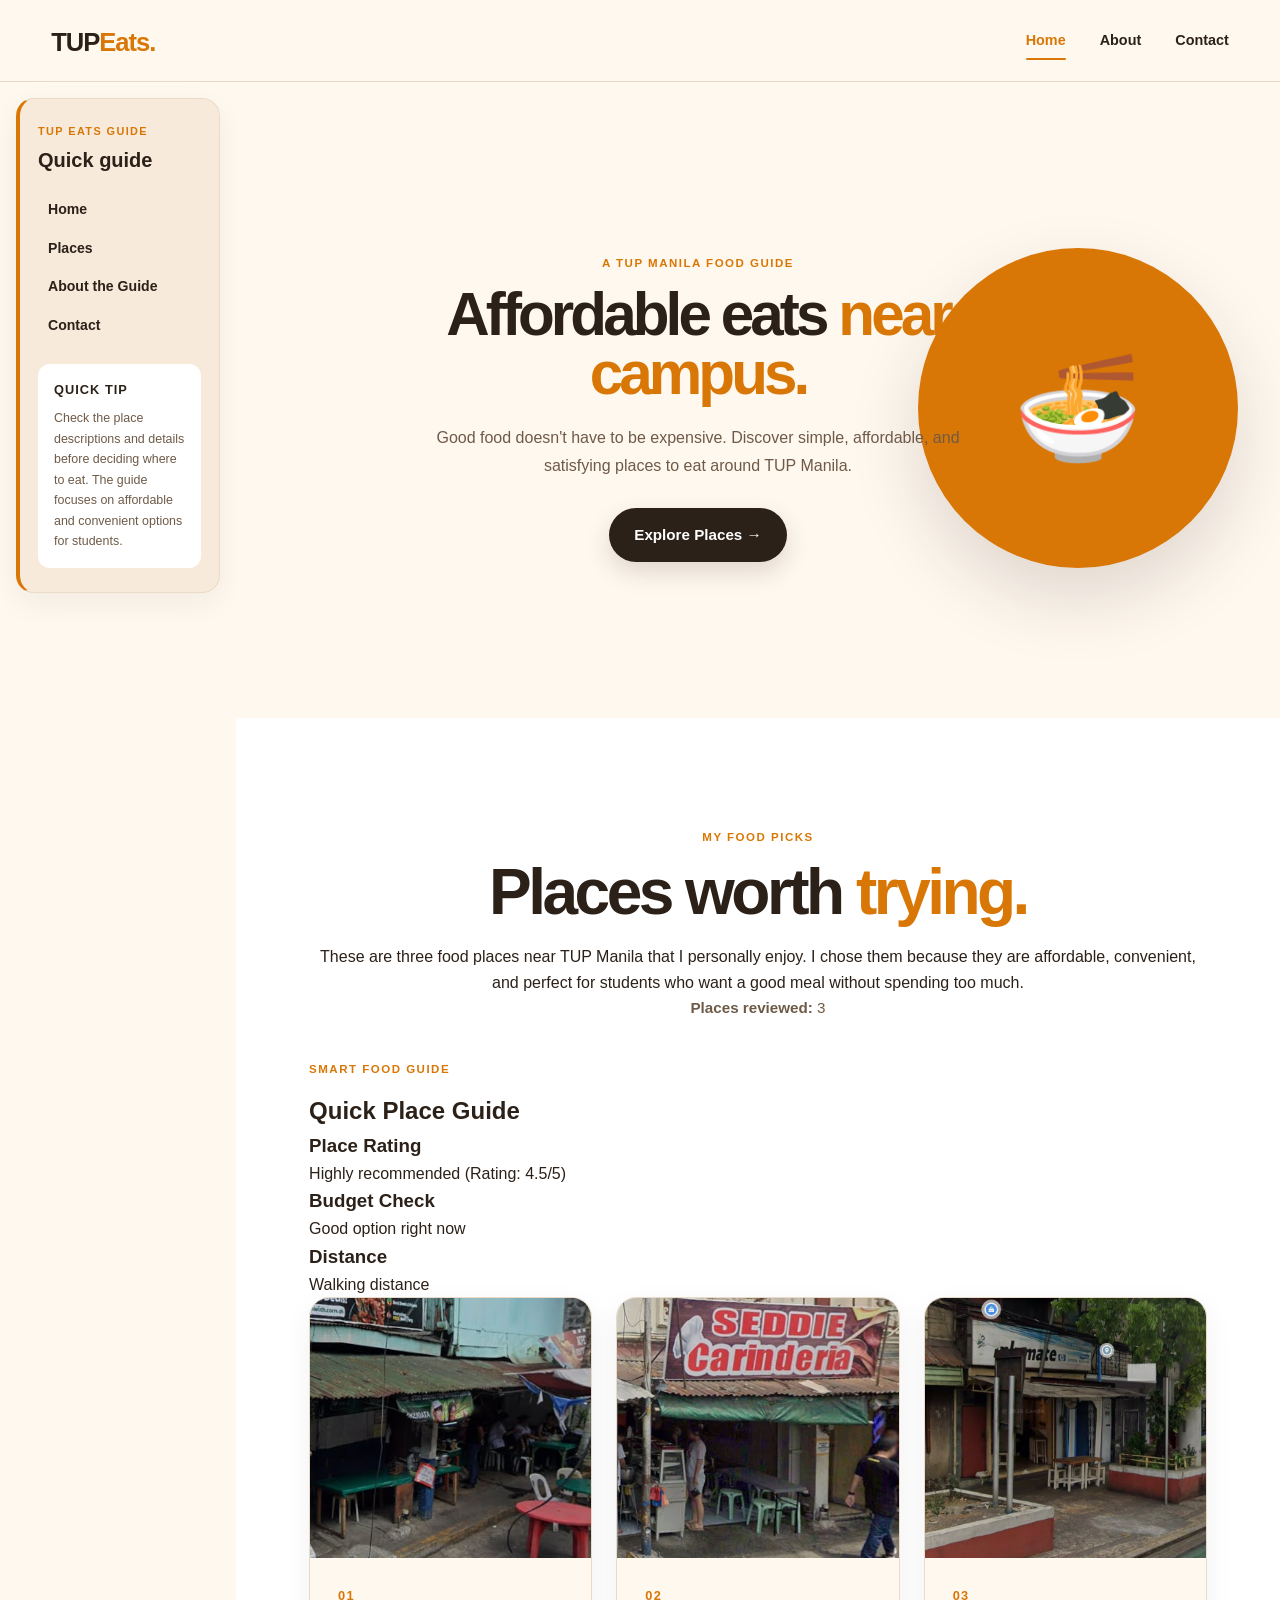
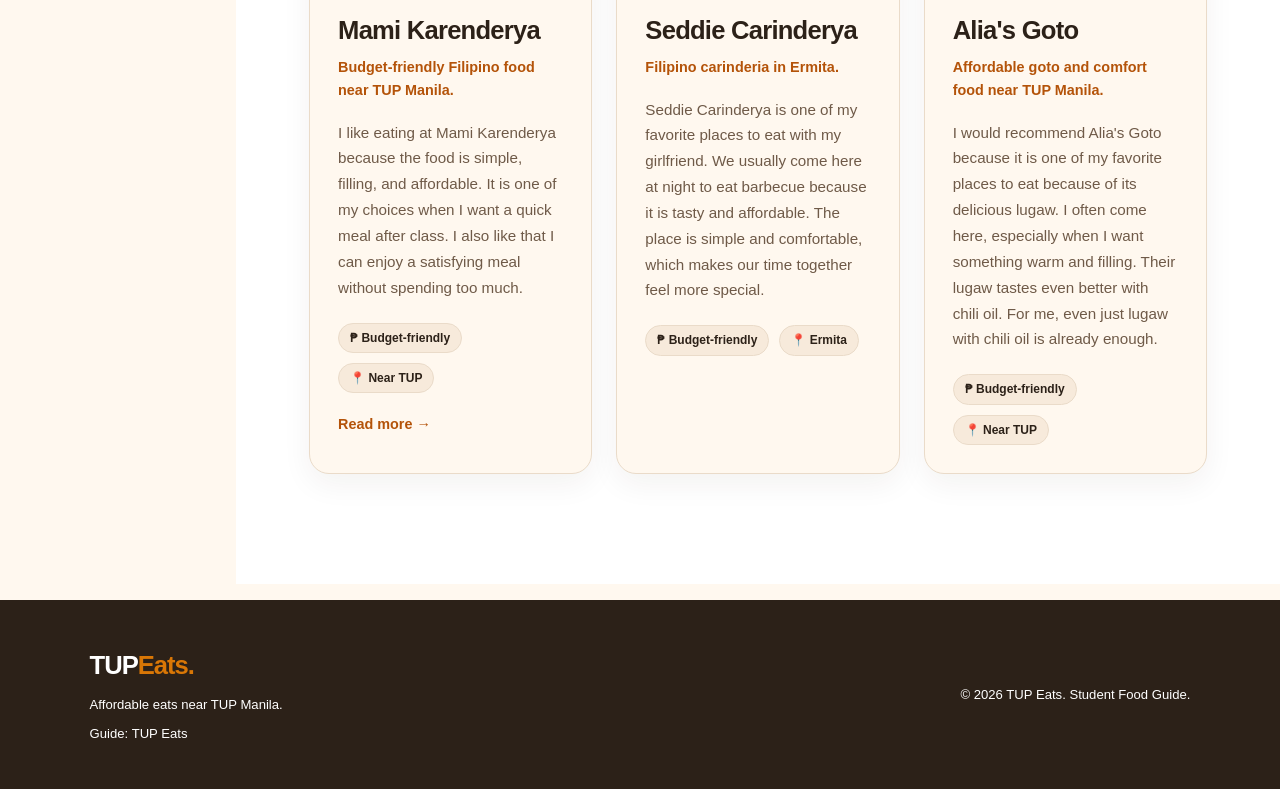
<file: index.html>
<!DOCTYPE html>
<html lang="en">
<head>
    <meta charset="UTF-8">
    <meta name="viewport" content="width=device-width, initial-scale=1.0">
    <title>TUP Eats | Affordable Eats Near TUP Manila</title>
    <link rel="stylesheet" href="style.css">
</head>
<body>
<div class="page">

    <!-- HEADER & NAVIGATION -->
    <header class="navbar">
        <h1 class="site-title">
            <a href="index.html" class="logo">TUP<span>Eats.</span></a>
        </h1>
        <nav aria-label="Main navigation">
            <ul class="nav-links">
                <li><a href="index.html" class="active" aria-current="page">Home</a></li>
                <li><a href="about.html">About</a></li>
                <li><a href="contact.html">Contact</a></li>
            </ul>
        </nav>
    </header>

    <!-- SIDEBAR -->
    <aside class="sidebar">
        <p class="sidebar-label">TUP EATS GUIDE</p>
        <h2>Quick guide</h2>
        <nav class="sidebar-nav" aria-label="Guide navigation">
            <ul>
                <li><a href="#home">Home</a></li>
                <li><a href="#places">Places</a></li>
                <li><a href="about.html">About the Guide</a></li>
                <li><a href="contact.html">Contact</a></li>
            </ul>
        </nav>
        <div class="sidebar-tip">
            <strong>Quick Tip</strong>
            <p>
                Check the place descriptions and details before deciding
                where to eat. The guide focuses on affordable and
                convenient options for students.
            </p>
        </div>
    </aside>

    <!-- MAIN CONTENT -->
    <main>
        <!-- HERO SECTION -->
        <section class="hero" id="home">
            <div class="hero-content">
                <p class="eyebrow">A TUP MANILA FOOD GUIDE</p>
                <h2>Affordable eats <span>near campus.</span></h2>
                <p class="hero-description">
                    Good food doesn't have to be expensive. Discover
                    simple, affordable, and satisfying places to eat
                    around TUP Manila.
                </p>
                <a href="#places" class="hero-button">Explore Places →</a>
            </div>
            <div class="hero-decoration">
                <div class="food-circle"><span>🍜</span></div>
            </div>
        </section>

        <!-- PLACES SECTION -->
        <section class="places-section" id="places">
            <div class="section-heading">
                <p class="eyebrow">MY FOOD PICKS</p>
                <h2>Places worth <span>trying.</span></h2>
                <p>
                    These are three food places near TUP Manila that I
                    personally enjoy. I chose them because they are
                    affordable, convenient, and perfect for students
                    who want a good meal without spending too much.
                </p>
                <p>
                    <strong>Places reviewed:</strong>
                    <span id="placeCount">0</span>
                </p>
            </div>

            <!-- ACTIVITY 8.3: JAVASCRIPT DECISIONS -->
            <section class="decision-section" aria-labelledby="decision-title">
                <p class="eyebrow">SMART FOOD GUIDE</p>
                <h2 id="decision-title">Quick Place Guide</h2>

                <div class="decision-item">
                    <h3>Place Rating</h3>
                    <p id="ratingLabel">Checking rating...</p>
                </div>

                <div class="decision-item">
                    <h3>Budget Check</h3>
                    <p id="budgetMessage">Checking budget and availability...</p>
                </div>

                <div class="decision-item">
                    <h3>Distance</h3>
                    <p id="distanceMessage">Checking distance...</p>
                </div>
            </section>

            <!-- PLACE CARDS -->
            <div class="place-grid">

                <!-- MAMI KARENDERYA -->
                <article class="food-card place-card">
                    <div class="food-image mami-image">
                        <img src="images/mami.jpg"
                             alt="Food and dining area at Mami Karenderya near TUP Manila">
                    </div>
                    <div class="food-info">
                        <p class="food-number">01</p>
                        <h3>Mami Karenderya</h3>
                        <p class="food-location">
                            Budget-friendly Filipino food near TUP Manila.
                        </p>
                        <p class="food-description">
                            I like eating at Mami Karenderya because the
                            food is simple, filling, and affordable. It is
                            one of my choices when I want a quick meal
                            after class. I also like that I can enjoy a
                            satisfying meal without spending too much.
                        </p>
                        <div class="food-meta">
                            <span>₱ Budget-friendly</span>
                            <span>📍 Near TUP</span>
                        </div>
                        <a href="places/mami-karenderya.html" class="read-more">
                            Read more →
                        </a>
                    </div>
                </article>

                <!-- SEDDIE CARINDERYA -->
                <article class="food-card place-card">
                    <div class="food-image seddie-image">
                        <img src="images/seddie.jpg"
                             alt="Seddie Carinderya food place near TUP Manila">
                    </div>
                    <div class="food-info">
                        <p class="food-number">02</p>
                        <h3>Seddie Carinderya</h3>
                        <p class="food-location">
                            Filipino carinderia in Ermita.
                        </p>
                        <p class="food-description">
                            Seddie Carinderya is one of my favorite places
                            to eat with my girlfriend. We usually come
                            here at night to eat barbecue because it is
                            tasty and affordable. The place is simple and
                            comfortable, which makes our time together
                            feel more special.
                        </p>
                        <div class="food-meta">
                            <span>₱ Budget-friendly</span>
                            <span>📍 Ermita</span>
                        </div>
                    </div>
                </article>

                <!-- ALIA'S GOTO -->
                <article class="food-card place-card">
                    <div class="food-image goto-image">
                        <img src="images/alia's-goto.jpg"
                             alt="Bowl of goto at Alia's Goto near TUP Manila">
                    </div>
                    <div class="food-info">
                        <p class="food-number">03</p>
                        <h3>Alia's Goto</h3>
                        <p class="food-location">
                            Affordable goto and comfort food near TUP Manila.
                        </p>
                        <p class="food-description">
                            I would recommend Alia's Goto because it is
                            one of my favorite places to eat because of
                            its delicious lugaw. I often come here,
                            especially when I want something warm and
                            filling. Their lugaw tastes even better with
                            chili oil. For me, even just lugaw with chili
                            oil is already enough.
                        </p>
                        <div class="food-meta">
                            <span>₱ Budget-friendly</span>
                            <span>📍 Near TUP</span>
                        </div>
                    </div>
                </article>

            </div>
        </section>
    </main>

    <!-- FOOTER -->
    <footer>
        <div class="footer-content">
            <div>
                <a href="index.html" class="logo">TUP<span>Eats.</span></a>
                <p>Affordable eats near TUP Manila.</p>
                <p>Guide: <span id="guideName">TUP Eats</span></p>
            </div>
            <p class="copyright" id="copyright">
                © 2026 TUP Eats. Student Food Guide.
            </p>
        </div>
    </footer>

</div>

<!-- EXTERNAL JAVASCRIPT -->
<script src="script.js"></script>
</body>
</html>
</file>
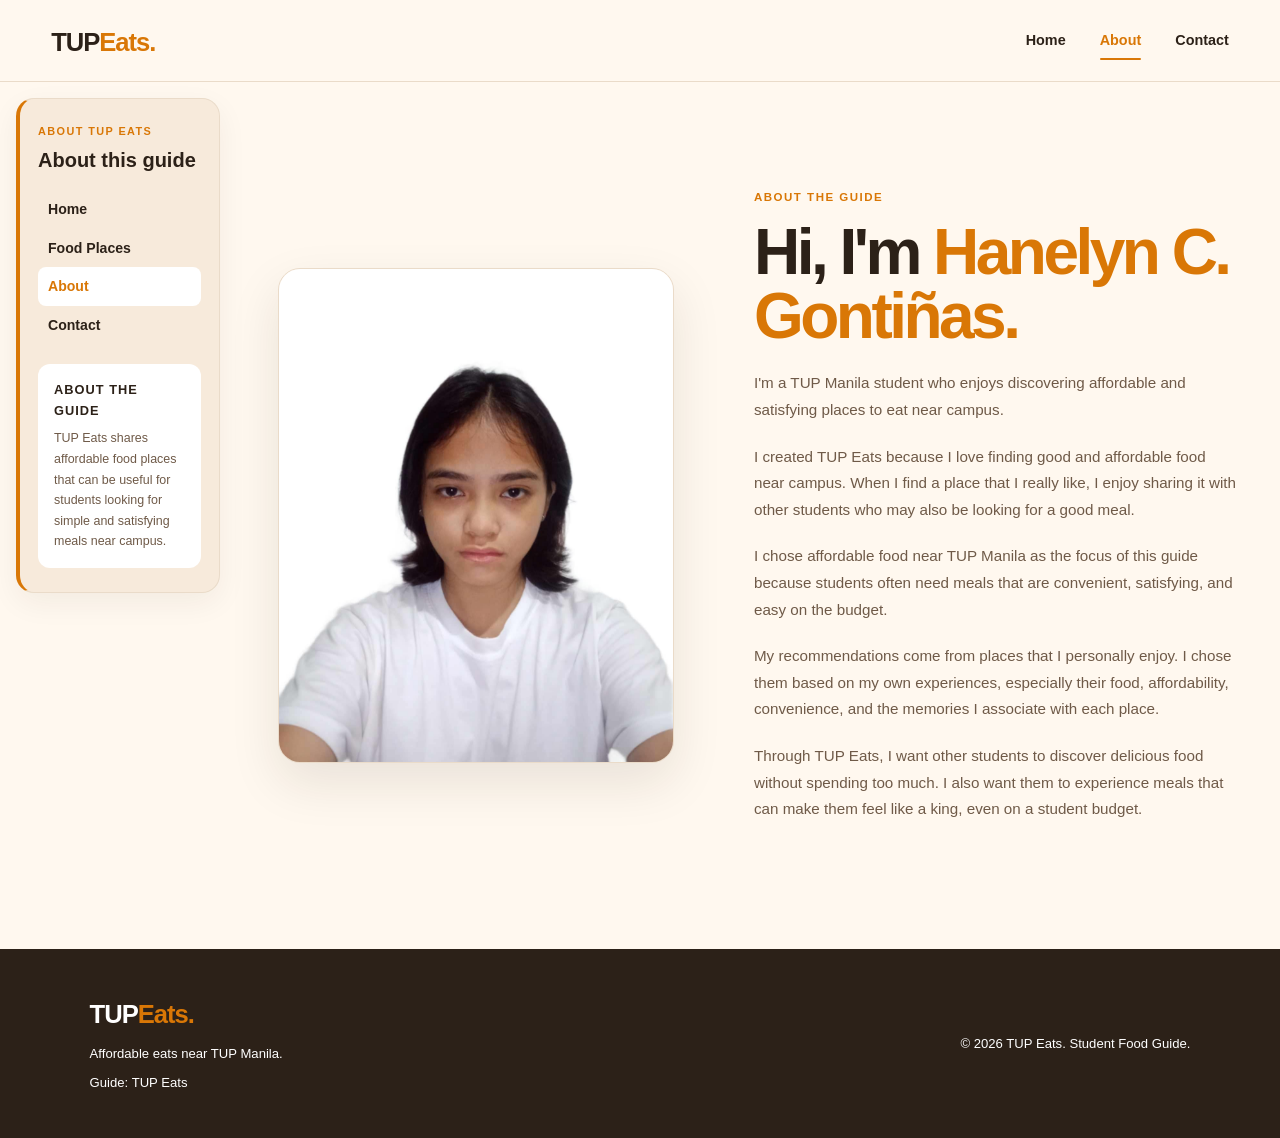
<file: about.html>
<!DOCTYPE html>
<html lang="en">

<head>

    <meta charset="UTF-8">

    <meta
        name="viewport"
        content="width=device-width, initial-scale=1.0"
    >

    <title>
        About | TUP Eats
    </title>

    <link
        rel="stylesheet"
        href="style.css"
    >

</head>


<body>


<div class="page">


    <!-- =================================================
    HEADER & NAVIGATION
    ================================================= -->

    <header class="navbar">

        <h1 class="site-title">

            <a
                href="index.html"
                class="logo"
            >
                TUP<span>Eats.</span>
            </a>

        </h1>


        <nav aria-label="Main navigation">

            <ul class="nav-links">

                <li>
                    <a href="index.html">
                        Home
                    </a>
                </li>

                <li>
                    <a
                        href="about.html"
                        class="active"
                        aria-current="page"
                    >
                        About
                    </a>
                </li>

                <li>
                    <a href="contact.html">
                        Contact
                    </a>
                </li>

            </ul>

        </nav>

    </header>


    <!-- =================================================
    SIDEBAR
    ================================================= -->

    <aside class="sidebar">

        <p class="sidebar-label">
            ABOUT TUP EATS
        </p>

        <h2>
            About this guide
        </h2>


        <nav
            class="sidebar-nav"
            aria-label="About navigation"
        >

            <ul>

                <li>
                    <a href="index.html">
                        Home
                    </a>
                </li>

                <li>
                    <a href="index.html#places">
                        Food Places
                    </a>
                </li>

                <li>
                    <a
                        href="about.html"
                        class="sidebar-active"
                    >
                        About
                    </a>
                </li>

                <li>
                    <a href="contact.html">
                        Contact
                    </a>
                </li>

            </ul>

        </nav>


        <div class="sidebar-tip">

            <strong>
                About the Guide
            </strong>

            <p>
                TUP Eats shares affordable food places
                that can be useful for students looking
                for simple and satisfying meals near campus.
            </p>

        </div>

    </aside>


    <!-- =================================================
    MAIN CONTENT
    ================================================= -->

    <main>

        <section class="about-section about-page">


            <!-- ABOUT IMAGE -->

            <div class="about-image">

                <img
                    src="images/myphoto.jpg"
                    alt="Photo of Hanelyn C. Gontiñas"
                >

            </div>


            <!-- ABOUT CONTENT -->

            <div class="about-content">

                <p class="eyebrow">
                    ABOUT THE GUIDE
                </p>

                <h2>
                    Hi, I'm
                    <span>Hanelyn C. Gontiñas.</span>
                </h2>

                <p>
                    I'm a TUP Manila student who enjoys
                    discovering affordable and satisfying
                    places to eat near campus.
                </p>

                <p>
                    I created TUP Eats because I love finding
                    good and affordable food near campus.
                    When I find a place that I really like,
                    I enjoy sharing it with other students
                    who may also be looking for a good meal.
                </p>

                <p>
                    I chose affordable food near TUP Manila
                    as the focus of this guide because students
                    often need meals that are convenient,
                    satisfying, and easy on the budget.
                </p>

                <p>
                    My recommendations come from places that
                    I personally enjoy. I chose them based on
                    my own experiences, especially their food,
                    affordability, convenience, and the memories
                    I associate with each place.
                </p>

                <p>
                    Through TUP Eats, I want other students
                    to discover delicious food without spending
                    too much. I also want them to experience
                    meals that can make them feel like a king,
                    even on a student budget.
                </p>

            </div>

        </section>

    </main>


    <!-- =================================================
    FOOTER
    ================================================= -->

    <footer>

        <div class="footer-content">

            <div>

                <a
                    href="index.html"
                    class="logo"
                >
                    TUP<span>Eats.</span>
                </a>

                <p>
                    Affordable eats near TUP Manila.
                </p>

                <p>
                    Guide:
                    <span id="guideName">
                        TUP Eats
                    </span>
                </p>

            </div>


            <p
                class="copyright"
                id="copyright"
            >
                © 2026 TUP Eats. Student Food Guide.
            </p>

        </div>

    </footer>


</div>


<!-- =================================================
EXTERNAL JAVASCRIPT
================================================= -->

<script src="script.js"></script>

</body>

</html>
</file>
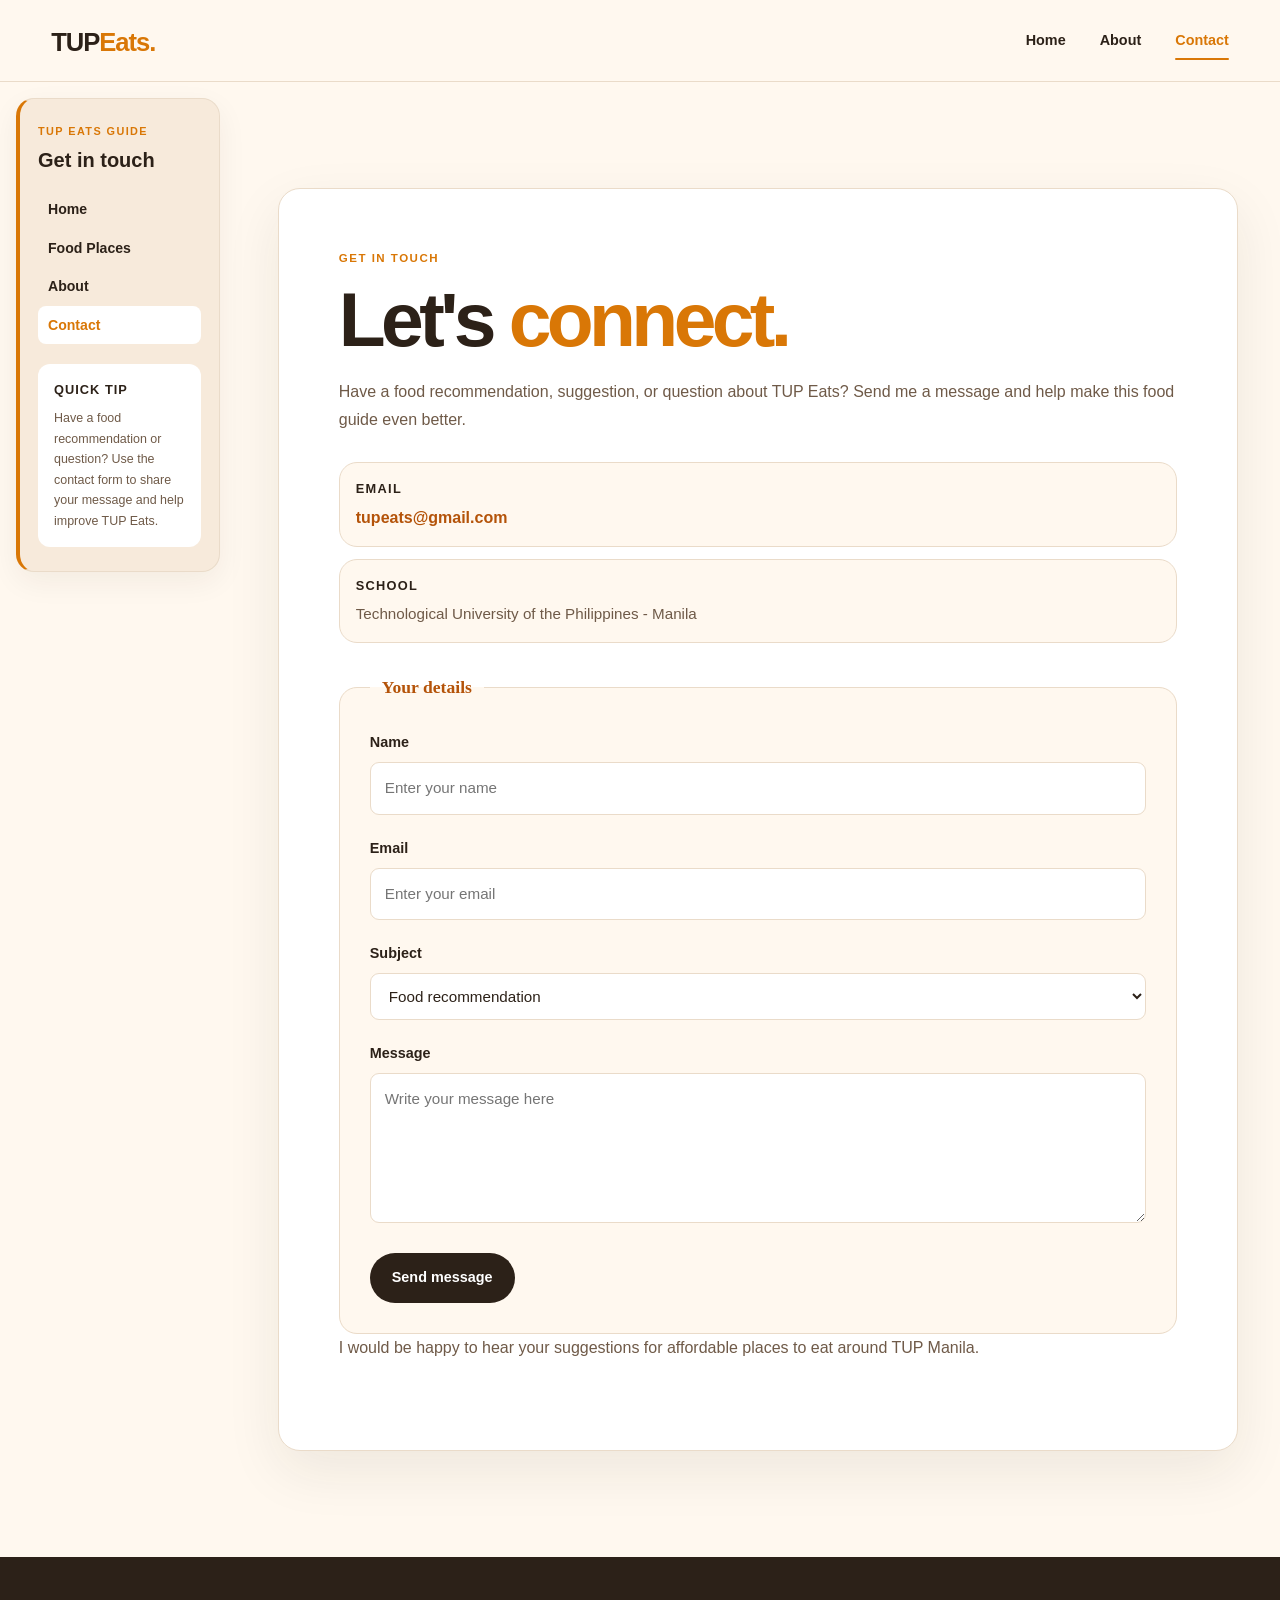
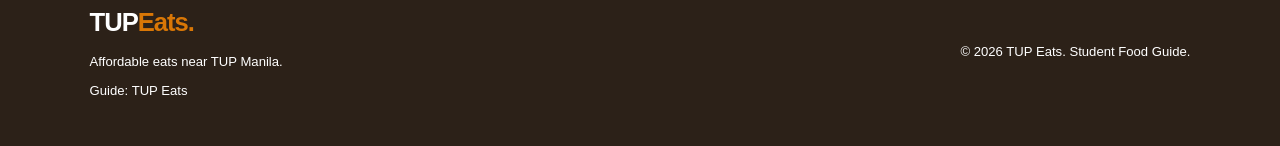
<file: contact.html>
<!DOCTYPE html>
<html lang="en">

<head>

    <meta charset="UTF-8">

    <meta
        name="viewport"
        content="width=device-width, initial-scale=1.0"
    >

    <title>
        Contact | TUP Eats
    </title>

    <link
        rel="stylesheet"
        href="style.css"
    >

</head>


<body>


<div class="page">


    <!-- =================================================
    HEADER & NAVIGATION
    ================================================= -->

    <header class="navbar">

        <h1 class="site-title">

            <a
                href="index.html"
                class="logo"
            >
                TUP<span>Eats.</span>
            </a>

        </h1>


        <nav aria-label="Main navigation">

            <ul class="nav-links">

                <li>
                    <a href="index.html">
                        Home
                    </a>
                </li>

                <li>
                    <a href="about.html">
                        About
                    </a>
                </li>

                <li>
                    <a
                        href="contact.html"
                        class="active"
                        aria-current="page"
                    >
                        Contact
                    </a>
                </li>

            </ul>

        </nav>

    </header>


    <!-- =================================================
    SIDEBAR
    ================================================= -->

    <aside class="sidebar">

        <p class="sidebar-label">
            TUP EATS GUIDE
        </p>

        <h2>
            Get in touch
        </h2>


        <nav
            class="sidebar-nav"
            aria-label="Contact navigation"
        >

            <ul>

                <li>
                    <a href="index.html">
                        Home
                    </a>
                </li>

                <li>
                    <a href="index.html#places">
                        Food Places
                    </a>
                </li>

                <li>
                    <a href="about.html">
                        About
                    </a>
                </li>

                <li>
                    <a
                        href="contact.html"
                        class="sidebar-active"
                    >
                        Contact
                    </a>
                </li>

            </ul>

        </nav>


        <div class="sidebar-tip">

            <strong>
                Quick Tip
            </strong>

            <p>
                Have a food recommendation or question?
                Use the contact form to share your message
                and help improve TUP Eats.
            </p>

        </div>

    </aside>


    <!-- =================================================
    MAIN CONTENT
    ================================================= -->

    <main>

        <section class="contact-section">

            <div class="contact-content">


                <!-- INTRO -->

                <p class="eyebrow">
                    GET IN TOUCH
                </p>

                <h2>
                    Let's
                    <span>connect.</span>
                </h2>

                <p class="contact-intro">
                    Have a food recommendation, suggestion,
                    or question about TUP Eats? Send me a message
                    and help make this food guide even better.
                </p>


                <!-- CONTACT DETAILS -->

                <ul class="contact-list">

                    <li>

                        <strong>
                            Email
                        </strong>

                        <a href="mailto:tupeats@gmail.com">
                            tupeats@gmail.com
                        </a>

                    </li>

                    <li>

                        <strong>
                            School
                        </strong>

                        <span>
                            Technological University of the Philippines - Manila
                        </span>

                    </li>

                </ul>


                <!-- CONTACT FORM -->

                <form
                    class="contact-form"
                    id="contactForm"
                >

                    <fieldset>

                        <legend>
                            Your details
                        </legend>


                        <!-- NAME -->

                        <div class="form-group">

                            <label for="name">
                                Name
                            </label>

                            <input
                                type="text"
                                id="name"
                                name="name"
                                placeholder="Enter your name"
                                autocomplete="name"
                                required
                            >

                        </div>


                        <!-- EMAIL -->

                        <div class="form-group">

                            <label for="email">
                                Email
                            </label>

                            <input
                                type="email"
                                id="email"
                                name="email"
                                placeholder="Enter your email"
                                autocomplete="email"
                                required
                            >

                        </div>


                        <!-- SUBJECT -->

                        <div class="form-group">

                            <label for="subject">
                                Subject
                            </label>

                            <select
                                id="subject"
                                name="subject"
                            >

                                <option value="food-recommendation">
                                    Food recommendation
                                </option>

                                <option value="question">
                                    Question
                                </option>

                                <option value="suggestion">
                                    Suggestion
                                </option>

                                <option value="other">
                                    Something else
                                </option>

                            </select>

                        </div>


                        <!-- MESSAGE -->

                        <div class="form-group">

                            <label for="message">
                                Message
                            </label>

                            <textarea
                                id="message"
                                name="message"
                                placeholder="Write your message here"
                                required
                            ></textarea>

                        </div>


                        <!-- SUBMIT -->

                        <button
                            type="submit"
                            class="form-button"
                        >
                            Send message
                        </button>

                    </fieldset>

                </form>


                <!-- SUCCESS MESSAGE -->

                <div
                    class="form-success"
                    id="formSuccess"
                    hidden
                >

                    <strong>
                        Message sent!
                    </strong>

                    <span>
                        Thanks for helping improve TUP Eats.
                    </span>

                </div>


                <p class="contact-intro">

                    I would be happy to hear your suggestions
                    for affordable places to eat around TUP Manila.

                </p>

            </div>

        </section>

    </main>


    <!-- =================================================
    FOOTER
    ================================================= -->

    <footer>

        <div class="footer-content">

            <div>

                <a
                    href="index.html"
                    class="logo"
                >
                    TUP<span>Eats.</span>
                </a>

                <p>
                    Affordable eats near TUP Manila.
                </p>

                <p>
                    Guide:
                    <span id="guideName">
                        TUP Eats
                    </span>
                </p>

            </div>


            <p
                class="copyright"
                id="copyright"
            >
                © 2026 TUP Eats. Student Food Guide.
            </p>

        </div>

    </footer>


</div>


<!-- =================================================
EXTERNAL JAVASCRIPT
================================================= -->

<script src="script.js"></script>

</body>

</html>
</file>
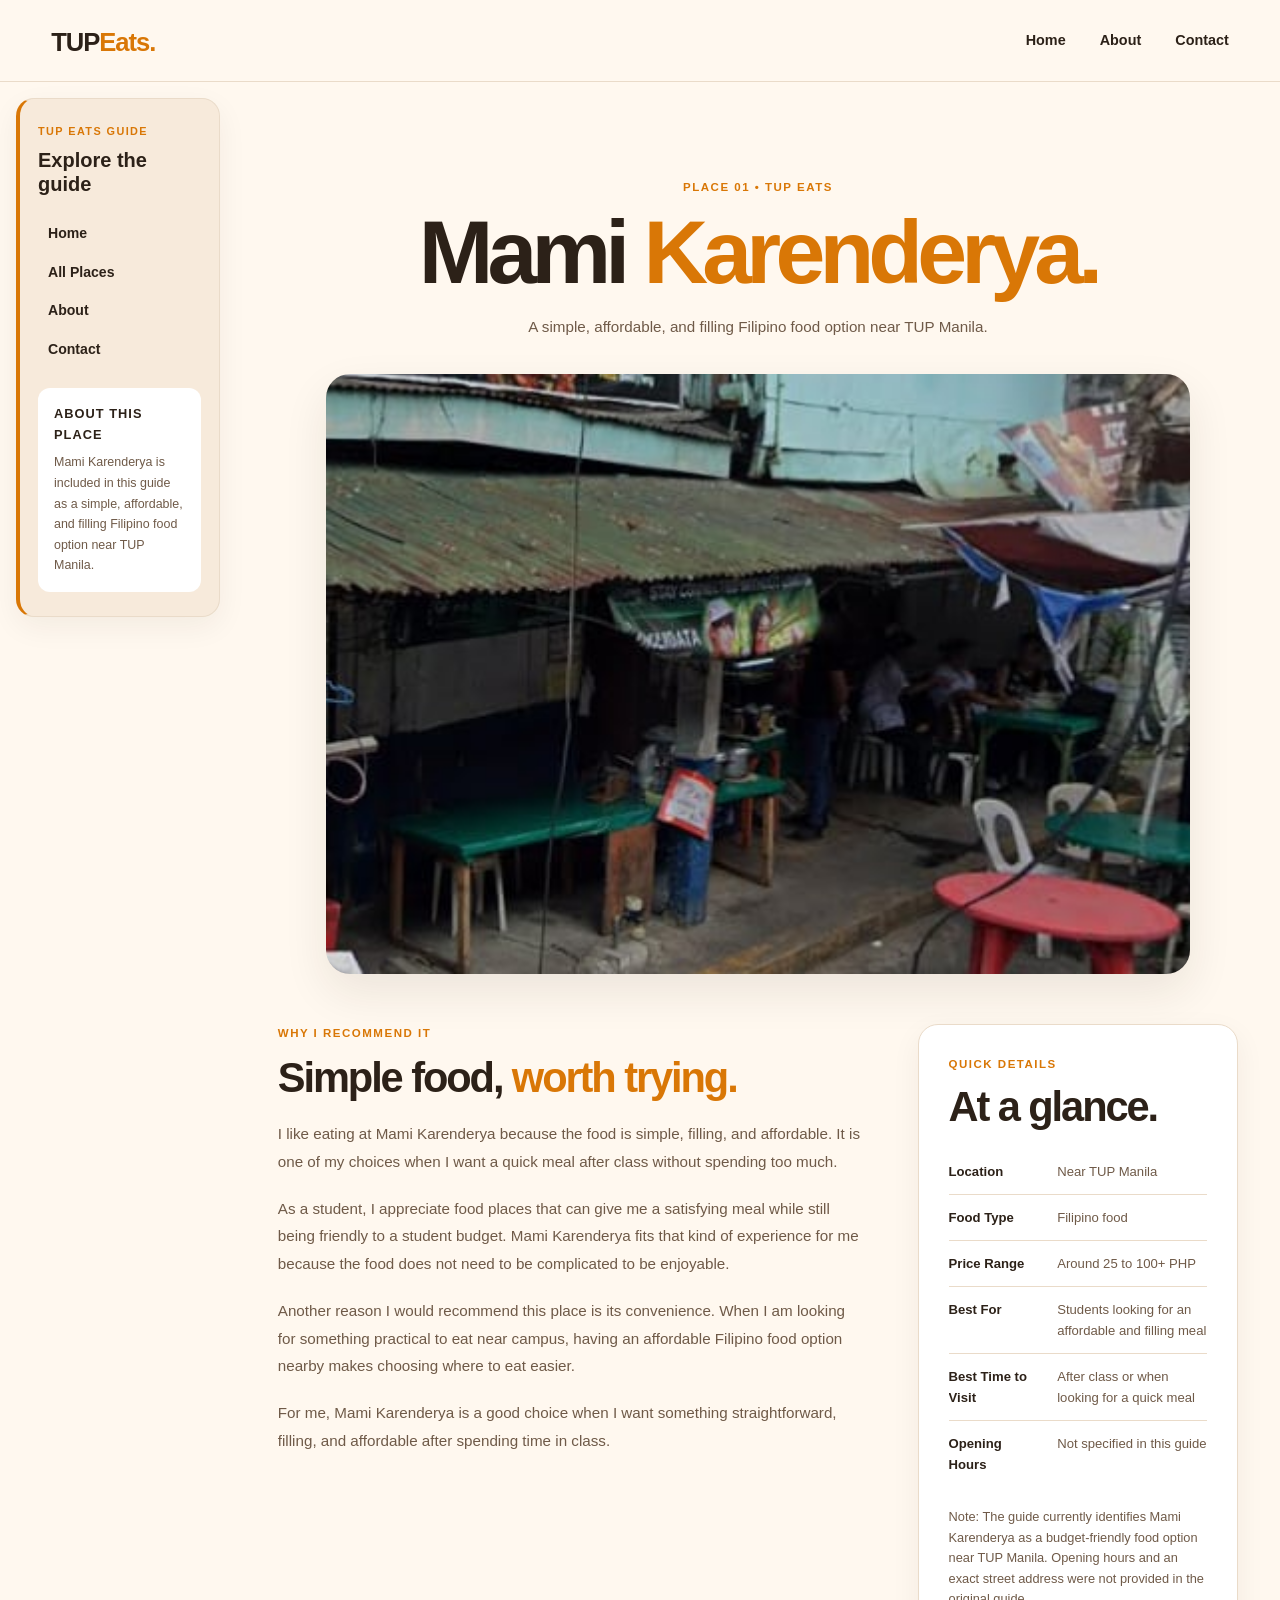
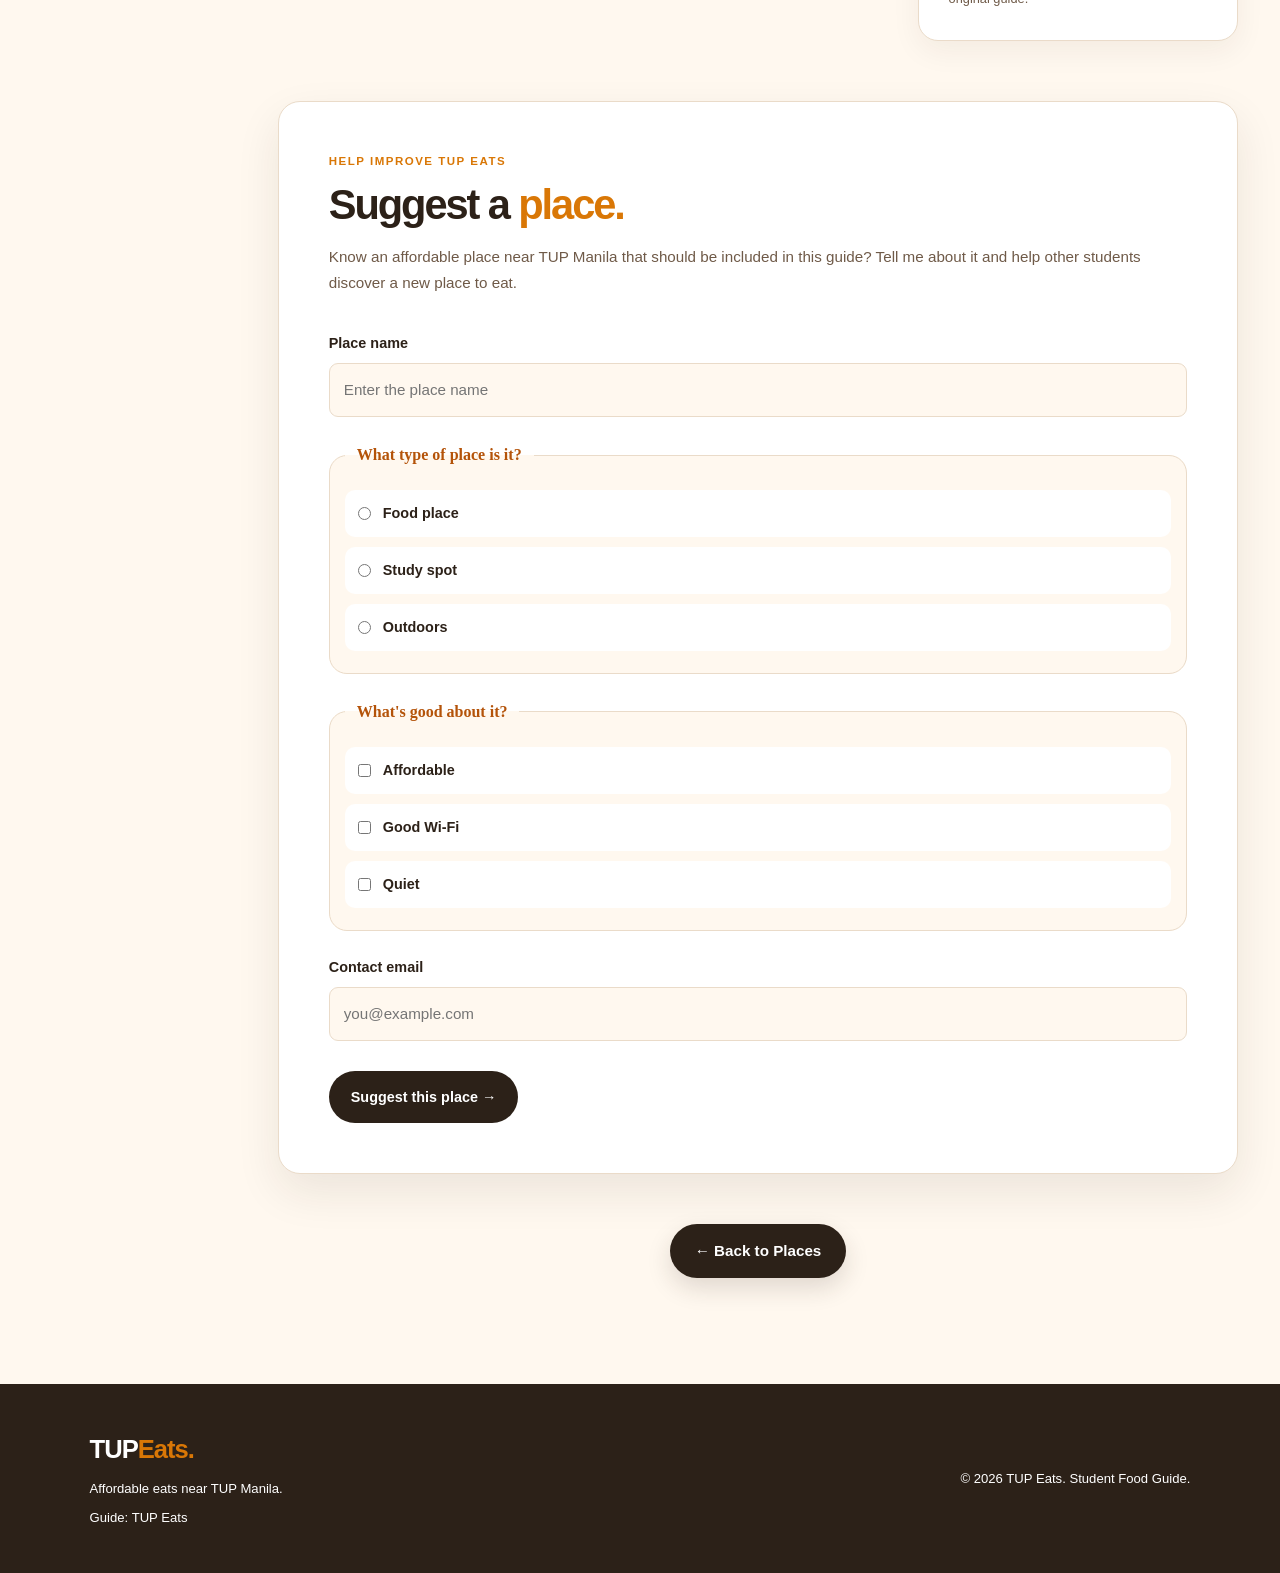
<file: places/mami-karenderya.html>
<!DOCTYPE html>
<html lang="en">

<head>

    <meta charset="UTF-8">

    <meta
        name="viewport"
        content="width=device-width, initial-scale=1.0"
    >

    <title>
        Mami Karenderya | TUP Eats
    </title>

    <link
        rel="stylesheet"
        href="../style.css"
    >

</head>


<body>


<div class="page">


    <!-- =================================================
    HEADER & NAVIGATION
    ================================================= -->

    <header class="navbar">

        <h1 class="site-title">

            <a
                href="../index.html"
                class="logo"
            >
                TUP<span>Eats.</span>
            </a>

        </h1>


        <nav aria-label="Main navigation">

            <ul class="nav-links">

                <li>
                    <a href="../index.html">
                        Home
                    </a>
                </li>

                <li>
                    <a href="../about.html">
                        About
                    </a>
                </li>

                <li>
                    <a href="../contact.html">
                        Contact
                    </a>
                </li>

            </ul>

        </nav>

    </header>


    <!-- =================================================
    SIDEBAR
    ================================================= -->

    <aside class="sidebar">

        <p class="sidebar-label">
            TUP EATS GUIDE
        </p>

        <h2>
            Explore the guide
        </h2>


        <nav
            class="sidebar-nav"
            aria-label="Guide navigation"
        >

            <ul>

                <li>
                    <a href="../index.html">
                        Home
                    </a>
                </li>

                <li>
                    <a href="../index.html#places">
                        All Places
                    </a>
                </li>

                <li>
                    <a href="../about.html">
                        About
                    </a>
                </li>

                <li>
                    <a href="../contact.html">
                        Contact
                    </a>
                </li>

            </ul>

        </nav>


        <div class="sidebar-tip">

            <strong>
                About this place
            </strong>

            <p>
                Mami Karenderya is included in this guide
                as a simple, affordable, and filling Filipino
                food option near TUP Manila.
            </p>

        </div>

    </aside>


    <!-- =================================================
    MAIN CONTENT
    ================================================= -->

    <main>

        <section class="place-detail">


            <!-- =================================================
            PLACE HEADER
            ================================================= -->

            <div class="place-detail-header">

                <p class="eyebrow">
                    PLACE 01 • TUP EATS
                </p>

                <h2>
                    Mami
                    <span>Karenderya.</span>
                </h2>

                <p class="place-detail-intro">
                    A simple, affordable, and filling Filipino
                    food option near TUP Manila.
                </p>

            </div>


            <!-- =================================================
            PLACE PHOTO
            ================================================= -->

            <div class="place-detail-image">

                <img
                    src="../images/mami.jpg"
                    alt="Food and dining area at Mami Karenderya near TUP Manila"
                >

            </div>


            <!-- =================================================
            DESCRIPTION + DETAILS
            ================================================= -->

            <section class="place-detail-content">


                <!-- DESCRIPTION -->

                <div class="place-detail-description">

                    <p class="eyebrow">
                        WHY I RECOMMEND IT
                    </p>

                    <h3>
                        Simple food,
                        <span>worth trying.</span>
                    </h3>

                    <p>
                        I like eating at Mami Karenderya because
                        the food is simple, filling, and affordable.
                        It is one of my choices when I want a quick
                        meal after class without spending too much.
                    </p>

                    <p>
                        As a student, I appreciate food places
                        that can give me a satisfying meal while
                        still being friendly to a student budget.
                        Mami Karenderya fits that kind of experience
                        for me because the food does not need to be
                        complicated to be enjoyable.
                    </p>

                    <p>
                        Another reason I would recommend this place
                        is its convenience. When I am looking for
                        something practical to eat near campus,
                        having an affordable Filipino food option
                        nearby makes choosing where to eat easier.
                    </p>

                    <p>
                        For me, Mami Karenderya is a good choice
                        when I want something straightforward,
                        filling, and affordable after spending
                        time in class.
                    </p>

                </div>


                <!-- QUICK DETAILS -->

                <div class="place-details-box">

                    <p class="eyebrow">
                        QUICK DETAILS
                    </p>

                    <h3>
                        At a glance.
                    </h3>


                    <div class="details-table-wrapper">

                        <table>

                            <tbody>

                                <tr>

                                    <th scope="row">
                                        Location
                                    </th>

                                    <td>
                                        Near TUP Manila
                                    </td>

                                </tr>


                                <tr>

                                    <th scope="row">
                                        Food Type
                                    </th>

                                    <td>
                                        Filipino food
                                    </td>

                                </tr>


                                <tr>

                                    <th scope="row">
                                        Price Range
                                    </th>

                                    <td>
                                        Around 25 to 100+ PHP
                                    </td>

                                </tr>


                                <tr>

                                    <th scope="row">
                                        Best For
                                    </th>

                                    <td>
                                        Students looking for an affordable
                                        and filling meal
                                    </td>

                                </tr>


                                <tr>

                                    <th scope="row">
                                        Best Time to Visit
                                    </th>

                                    <td>
                                        After class or when looking
                                        for a quick meal
                                    </td>

                                </tr>


                                <tr>

                                    <th scope="row">
                                        Opening Hours
                                    </th>

                                    <td>
                                        Not specified in this guide
                                    </td>

                                </tr>

                            </tbody>

                        </table>

                    </div>


                    <p class="details-note">
                        Note: The guide currently identifies
                        Mami Karenderya as a budget-friendly
                        food option near TUP Manila. Opening
                        hours and an exact street address were
                        not provided in the original guide.
                    </p>

                </div>

            </section>


            <!-- =================================================
            SUGGEST A PLACE
            ================================================= -->

            <section class="suggest-section">

                <div class="suggest-card">

                    <p class="eyebrow">
                        HELP IMPROVE TUP EATS
                    </p>

                    <h2>
                        Suggest a
                        <span>place.</span>
                    </h2>

                    <p class="suggest-intro">
                        Know an affordable place near TUP Manila
                        that should be included in this guide?
                        Tell me about it and help other students
                        discover a new place to eat.
                    </p>


                    <!-- SUGGEST FORM -->

                    <form
                        class="suggest-form"
                        id="suggestForm"
                    >


                        <!-- PLACE NAME -->

                        <div class="suggest-group">

                            <label for="place-name">
                                Place name
                            </label>

                            <input
                                type="text"
                                id="place-name"
                                name="place-name"
                                placeholder="Enter the place name"
                                required
                            >

                        </div>


                        <!-- CATEGORY -->

                        <fieldset>

                            <legend>
                                What type of place is it?
                            </legend>

                            <div class="choice-list">


                                <div class="choice-item">

                                    <input
                                        type="radio"
                                        id="category-food"
                                        name="category"
                                        value="food"
                                        required
                                    >

                                    <label for="category-food">
                                        Food place
                                    </label>

                                </div>


                                <div class="choice-item">

                                    <input
                                        type="radio"
                                        id="category-study"
                                        name="category"
                                        value="study-spot"
                                    >

                                    <label for="category-study">
                                        Study spot
                                    </label>

                                </div>


                                <div class="choice-item">

                                    <input
                                        type="radio"
                                        id="category-outdoors"
                                        name="category"
                                        value="outdoors"
                                    >

                                    <label for="category-outdoors">
                                        Outdoors
                                    </label>

                                </div>


                            </div>

                        </fieldset>


                        <!-- WHAT'S GOOD ABOUT IT -->

                        <fieldset>

                            <legend>
                                What's good about it?
                            </legend>

                            <div class="choice-list">


                                <div class="choice-item">

                                    <input
                                        type="checkbox"
                                        id="good-affordable"
                                        name="good-about-it"
                                        value="affordable"
                                    >

                                    <label for="good-affordable">
                                        Affordable
                                    </label>

                                </div>


                                <div class="choice-item">

                                    <input
                                        type="checkbox"
                                        id="good-wifi"
                                        name="good-about-it"
                                        value="good-wifi"
                                    >

                                    <label for="good-wifi">
                                        Good Wi-Fi
                                    </label>

                                </div>


                                <div class="choice-item">

                                    <input
                                        type="checkbox"
                                        id="good-quiet"
                                        name="good-about-it"
                                        value="quiet"
                                    >

                                    <label for="good-quiet">
                                        Quiet
                                    </label>

                                </div>


                            </div>

                        </fieldset>


                        <!-- CONTACT EMAIL -->

                        <div class="suggest-group">

                            <label for="suggest-email">
                                Contact email
                            </label>

                            <input
                                type="email"
                                id="suggest-email"
                                name="email"
                                placeholder="you@example.com"
                                autocomplete="email"
                                required
                            >

                        </div>


                        <!-- SUBMIT -->

                        <button
                            type="submit"
                            class="suggest-button"
                        >
                            Suggest this place →
                        </button>


                        <!-- SUCCESS MESSAGE -->

                        <div
                            class="suggest-success"
                            id="suggestSuccess"
                            role="status"
                            aria-live="polite"
                            hidden
                        >

                            <strong>
                                Suggestion sent!
                            </strong>

                            <span>
                                Thank you for helping improve TUP Eats.
                                Your suggested place has been submitted.
                            </span>

                        </div>


                    </form>

                </div>

            </section>


            <!-- =================================================
            BACK TO PLACES
            ================================================= -->

            <div class="place-detail-navigation">

                <a
                    href="../index.html#places"
                    class="hero-button"
                >
                    ← Back to Places
                </a>

            </div>


        </section>

    </main>


    <!-- =================================================
    FOOTER
    ================================================= -->

    <footer>

        <div class="footer-content">

            <div>

                <a
                    href="../index.html"
                    class="logo"
                >
                    TUP<span>Eats.</span>
                </a>

                <p>
                    Affordable eats near TUP Manila.
                </p>

                <p>
                    Guide:
                    <span id="guideName">
                        TUP Eats
                    </span>
                </p>

            </div>


            <p
                class="copyright"
                id="copyright"
            >
                © 2026 TUP Eats. Student Food Guide.
            </p>

        </div>

    </footer>


</div>


<!-- =================================================
EXTERNAL JAVASCRIPT

IMPORTANT:
This page is inside the places folder,
so we need ../ to go back to the root.
================================================= -->

<script src="../script.js"></script>

</body>

</html>
</file>
<file: style.css>
/*
=====================================================
TUP EATS
Affordable Eats Near TUP Manila

Activity 7.4 — Make Your Guide Responsive
Mobile-First Responsive Stylesheet
=====================================================
*/


/*
=====================================================
1. VARIABLES
=====================================================
*/

:root {
    --cream: #fff8ef;
    --cream-dark: #f7eadb;
    --brown: #2c2118;
    --brown-light: #6f5a48;
    --orange: #d97706;
    --orange-dark: #b45309;
    --white: #ffffff;
    --border: #eadbc9;

    --shadow-sm: 0 10px 30px rgba(44, 33, 24, 0.06);
    --shadow-md: 0 18px 45px rgba(44, 33, 24, 0.09);
    --shadow-lg: 0 28px 70px rgba(44, 33, 24, 0.13);
}


/*
=====================================================
2. BASE STYLES
Mobile-first base layout
=====================================================
*/

* {
    margin: 0;
    padding: 0;
    box-sizing: border-box;
}

html {
    scroll-behavior: smooth;
    scroll-padding-top: 90px;
}

body {
    margin: 0;
    font-family: "Poppins", Arial, sans-serif;
    background: var(--cream);
    color: var(--brown);
    line-height: 1.6;
    overflow-x: hidden;
}

img {
    display: block;
    width: 100%;
    height: auto;
}

a {
    color: inherit;
    text-decoration: none;
}

button,
input,
textarea,
select {
    font: inherit;
}

button {
    cursor: pointer;
}

::selection {
    background: var(--orange);
    color: var(--white);
}


/*
=====================================================
3. ACCESSIBILITY
=====================================================
*/

a:focus-visible,
button:focus-visible,
input:focus-visible,
textarea:focus-visible,
select:focus-visible {
    outline: 3px solid rgba(217, 119, 6, 0.4);
    outline-offset: 4px;
}


/*
=====================================================
4. PAGE GRID
ACTIVITY 7.4 — MOBILE FIRST
=====================================================

Base mobile order:

masthead
main
side
foot

The sidebar comes AFTER the main content on mobile.
=====================================================
*/

.page {
    min-height: 100vh;

    display: grid;

    grid-template-columns: 1fr;

    grid-template-areas:
        "masthead"
        "main"
        "side"
        "foot";

    gap: 16px;
}


/*
=====================================================
5. GRID AREA ASSIGNMENTS
=====================================================
*/

.page > header {
    grid-area: masthead;
}

.page > main {
    grid-area: main;
    min-width: 0;
}

.page > aside {
    grid-area: side;
    min-width: 0;
}

.page > footer {
    grid-area: foot;
}


/*
=====================================================
6. HEADER / NAVIGATION
FLEXBOX INSIDE THE GRID
=====================================================
*/

.navbar {
    position: sticky;
    top: 0;
    z-index: 1000;

    width: 100%;
    min-height: 76px;

    padding: 0 5%;

    background: rgba(255, 248, 239, 0.96);
    border-bottom: 1px solid var(--border);

    backdrop-filter: blur(14px);
    -webkit-backdrop-filter: blur(14px);

    display: flex;
    justify-content: space-between;
    align-items: center;

    gap: 15px;
}

.site-title {
    margin: 0;
    padding: 0;
    flex-shrink: 0;
}

.logo {
    display: inline-block;

    color: var(--brown);

    font-size: 1.35rem;
    font-weight: 800;
    letter-spacing: -0.04em;

    white-space: nowrap;

    transition:
        color 0.25s ease,
        transform 0.25s ease;
}

.logo span {
    color: var(--orange);
}

.logo:hover {
    color: var(--orange);
    transform: translateY(-1px);
}


/*
=====================================================
7. NAVIGATION LINKS
FLEXBOX
=====================================================
*/

.navbar nav {
    flex-shrink: 1;
    min-width: 0;
}

.nav-links {
    margin: 0;
    padding: 0;

    display: flex;
    flex-wrap: wrap;
    align-items: center;
    justify-content: flex-end;

    gap: 12px;

    list-style: none;
}

.nav-links li {
    margin: 0;
    padding: 0;
    list-style: none;
}

.nav-links a {
    position: relative;

    display: inline-block;

    padding: 5px 0;

    color: var(--brown);

    font-size: 0.78rem;
    font-weight: 600;

    transition:
        color 0.25s ease,
        transform 0.25s ease;
}

.nav-links a::after {
    content: "";

    position: absolute;
    left: 0;
    bottom: 0;

    width: 0;
    height: 2px;

    border-radius: 999px;

    background: var(--orange);

    transition: width 0.3s ease;
}

.nav-links a:hover {
    color: var(--orange);
    transform: translateY(-1px);
}

.nav-links a:hover::after,
.nav-links a.active::after {
    width: 100%;
}

.nav-links a.active {
    color: var(--orange);
}


/*
=====================================================
8. SIDEBAR
=====================================================
*/

.sidebar {
    align-self: start;

    margin: 0 5%;
    padding: 20px 15px;

    border: 1px solid var(--border);
    border-left: 4px solid var(--orange);
    border-radius: 18px;

    background: var(--cream-dark);

    box-shadow: var(--shadow-sm);
}

.sidebar-label {
    margin-bottom: 8px;

    color: var(--orange);

    font-size: 0.68rem;
    font-weight: 800;

    letter-spacing: 0.13em;
    text-transform: uppercase;
}

.sidebar h2 {
    margin-bottom: 18px;

    color: var(--brown);

    font-size: 1.25rem;
    line-height: 1.2;
}

.sidebar-nav ul {
    margin: 0;
    padding: 0;

    display: flex;
    flex-wrap: wrap;

    gap: 4px;

    list-style: none;
}

.sidebar-nav li {
    margin: 0;
    padding: 0;
}

.sidebar-nav a {
    display: block;

    padding: 8px 10px;

    border-radius: 8px;

    color: var(--brown);

    font-size: 0.8rem;
    font-weight: 600;

    transition:
        background 0.25s ease,
        color 0.25s ease,
        transform 0.25s ease;
}

.sidebar-nav a:hover {
    background: var(--white);
    color: var(--orange);
    transform: translateX(3px);
}

.sidebar-nav a.sidebar-active {
    background: var(--white);
    color: var(--orange);
}

.sidebar-tip {
    margin-top: 20px;
    padding: 16px;

    border-radius: 12px;

    background: var(--white);
}

.sidebar-tip strong {
    display: block;

    margin-bottom: 7px;

    color: var(--brown);

    font-size: 0.8rem;
    font-weight: 800;

    letter-spacing: 0.08em;
    text-transform: uppercase;
}

.sidebar-tip p {
    color: var(--brown-light);

    font-size: 0.78rem;
    line-height: 1.65;
}


/*
=====================================================
9. GENERAL TEXT
=====================================================
*/

.eyebrow {
    margin-bottom: 14px;

    color: var(--orange);

    font-size: 0.72rem;
    font-weight: 800;

    letter-spacing: 0.13em;
    text-transform: uppercase;
}


/*
=====================================================
10. HERO
MOBILE BASE
=====================================================
*/

.hero {
    position: relative;

    width: 100%;
    min-height: 580px;

    overflow: hidden;

    display: flex;
    flex-direction: column;

    justify-content: center;
    align-items: center;

    padding: 65px 7% 85px;

    background: var(--cream);
}

.hero-content {
    position: relative;
    z-index: 2;

    width: 100%;

    text-align: center;
}

.hero h2 {
    margin-bottom: 20px;

    color: var(--brown);

    font-size: 2.9rem;
    line-height: 0.98;

    letter-spacing: -0.065em;
}

.hero h2 span {
    color: var(--orange);
}

.hero-description {
    width: 100%;

    margin: 0 auto 28px;

    color: var(--brown-light);

    font-size: 0.9rem;
    line-height: 1.75;
}


/*
=====================================================
11. HERO BUTTON
=====================================================
*/

.hero-button {
    display: inline-flex;

    align-items: center;
    justify-content: center;

    min-height: 52px;

    width: 100%;

    padding: 15px 25px;

    border-radius: 999px;

    background: var(--brown);
    color: var(--white);

    font-size: 0.95rem;
    font-weight: 700;

    box-shadow: 0 10px 25px rgba(44, 33, 24, 0.15);

    transition:
        transform 0.3s ease,
        background 0.3s ease,
        box-shadow 0.3s ease;
}

.hero-button:hover {
    transform: translateY(-3px);

    background: var(--orange);

    box-shadow:
        0 15px 30px rgba(217, 119, 6, 0.2);
}


/*
=====================================================
12. HERO DECORATION
Hidden on small mobile screens
=====================================================
*/

.hero-decoration {
    display: none;
}

.food-circle {
    display: flex;

    align-items: center;
    justify-content: center;

    width: 300px;
    height: 300px;

    border-radius: 50%;

    background: var(--orange);

    box-shadow:
        0 30px 70px rgba(44, 33, 24, 0.15);
}

.food-circle span {
    font-size: 6rem;
}


/*
=====================================================
13. PLACES SECTION
=====================================================
*/

.places-section {
    padding: 70px 6%;

    background: var(--white);
}

.section-heading {
    width: 100%;

    margin: 0 auto 40px;

    text-align: center;
}

.section-heading h2 {
    margin-bottom: 20px;

    color: var(--brown);

    font-size: 2.7rem;
    line-height: 1;

    letter-spacing: -0.055em;
}

.section-heading h2 span {
    color: var(--orange);
}

.section-heading > p:last-child {
    color: var(--brown-light);

    font-size: 0.95rem;
}


/*
=====================================================
14. PLACE GRID
ACTIVITY 6.4 — FLEXBOX
=====================================================

The place cards continue using Flexbox.
=====================================================
*/

.place-grid {
    width: 100%;

    margin: 0 auto;

    display: flex;
    flex-wrap: wrap;

    gap: 24px;

    align-items: stretch;
}

.place-card {
    flex: 1 1 240px;

    min-width: 0;
}


/*
=====================================================
15. FOOD CARD
=====================================================
*/

.food-card {
    overflow: hidden;

    border: 1px solid var(--border);
    border-radius: 20px;

    background: var(--cream);

    box-shadow: var(--shadow-sm);

    transition:
        transform 0.3s ease,
        box-shadow 0.3s ease,
        border-color 0.3s ease;
}

.food-card:hover {
    transform: translateY(-7px);

    border-color: var(--orange);

    box-shadow: var(--shadow-lg);
}


/*
=====================================================
16. FOOD IMAGE
=====================================================
*/

.food-image {
    position: relative;

    width: 100%;
    height: 220px;

    overflow: hidden;

    background: var(--cream-dark);
}

.food-image img {
    width: 100%;
    height: 100%;

    object-fit: cover;

    transition: transform 0.6s ease;
}

.food-card:hover .food-image img {
    transform: scale(1.06);
}


/*
=====================================================
17. FOOD INFORMATION
=====================================================
*/

.food-info {
    padding: 22px;
}

.food-number {
    margin-bottom: 8px;

    color: var(--orange);

    font-size: 0.8rem;
    font-weight: 800;

    letter-spacing: 0.1em;
}

.food-info h3 {
    margin-bottom: 10px;

    color: var(--brown);

    font-size: 1.35rem;
    line-height: 1.2;

    letter-spacing: -0.03em;
}

.food-location {
    margin-bottom: 18px;

    color: var(--orange-dark);

    font-size: 0.9rem;
    font-weight: 700;
}

.food-description {
    margin-bottom: 22px;

    color: var(--brown-light);

    font-size: 0.9rem;
    line-height: 1.7;
}


/*
=====================================================
18. FOOD META
=====================================================
*/

.food-meta {
    display: flex;
    flex-wrap: wrap;

    gap: 10px;
}

.food-meta span {
    display: inline-flex;

    align-items: center;
    justify-content: center;

    padding: 7px 11px;

    border: 1px solid var(--border);
    border-radius: 999px;

    background: var(--cream-dark);

    color: var(--brown);

    font-size: 0.75rem;
    font-weight: 700;

    line-height: 1.2;
}


/*
=====================================================
19. READ MORE
=====================================================
*/

.read-more {
    display: inline-block;

    margin-top: 20px;

    color: var(--orange-dark);

    font-size: 0.9rem;
    font-weight: 800;

    transition:
        color 0.25s ease,
        transform 0.25s ease;
}

.read-more:hover {
    color: var(--orange);
    transform: translateX(3px);
}


/*
=====================================================
20. ABOUT PAGE
=====================================================
*/

.about-page {
    background: var(--cream);
}

.about-section {
    width: 88%;

    min-height: calc(100vh - 76px);

    margin: 0 auto;

    padding: 70px 0;

    display: grid;

    grid-template-columns: 1fr;

    gap: 40px;

    align-items: center;
}

.about-image {
    overflow: hidden;

    width: 100%;

    border: 1px solid var(--border);
    border-radius: 22px;

    background: var(--cream-dark);

    box-shadow:
        0 20px 50px rgba(44, 33, 24, 0.1);
}

.about-image img {
    width: 100%;

    aspect-ratio: 4 / 5;

    object-fit: cover;

    transition: transform 0.5s ease;
}

.about-image:hover img {
    transform: scale(1.03);
}

.about-content {
    min-width: 0;
}

.about-content h2 {
    margin-bottom: 22px;

    color: var(--brown);

    font-size: 2.8rem;
    line-height: 1;

    letter-spacing: -0.055em;
}

.about-content h2 span {
    color: var(--orange);
}

.about-content p:not(.eyebrow) {
    margin-bottom: 20px;

    color: var(--brown-light);

    font-size: 0.95rem;
    line-height: 1.75;
}


/*
=====================================================
21. CONTACT PAGE
=====================================================
*/

.contact-section {
    width: 88%;

    min-height: auto;

    margin: 0 auto;

    padding: 60px 0;

    display: flex;

    align-items: center;
}

.contact-content {
    width: 100%;

    padding: 30px 20px;

    border: 1px solid var(--border);
    border-radius: 22px;

    background: var(--white);

    box-shadow:
        0 20px 55px rgba(44, 33, 24, 0.08);
}

.contact-content h2 {
    margin-bottom: 20px;

    color: var(--brown);

    font-size: 2.7rem;
    line-height: 1;

    letter-spacing: -0.06em;
}

.contact-content h2 span {
    color: var(--orange);
}

.contact-intro {
    margin-bottom: 28px;

    color: var(--brown-light);

    font-size: 0.95rem;
    line-height: 1.75;
}


/*
=====================================================
22. CONTACT LIST
=====================================================
*/

.contact-list {
    list-style: none;

    display: grid;

    gap: 12px;

    margin-bottom: 25px;
    padding: 0;
}

.contact-list li {
    display: flex;
    flex-direction: column;

    gap: 5px;

    padding: 16px;

    border: 1px solid var(--border);
    border-radius: 18px;

    background: var(--cream);
}

.contact-list strong {
    color: var(--brown);

    font-size: 0.8rem;
    font-weight: 800;

    letter-spacing: 0.1em;
    text-transform: uppercase;
}

.contact-list a {
    color: var(--orange-dark);

    font-weight: 700;

    word-break: break-word;
}

.contact-list a:hover {
    color: var(--orange);
    text-decoration: underline;
}

.contact-list span {
    color: var(--brown-light);

    font-size: 0.95rem;
}


/*
=====================================================
23. CONTACT FORM
=====================================================
*/

.contact-form {
    width: 100%;

    margin-top: 30px;
}

.contact-form fieldset {
    margin: 0;

    padding: 24px 18px;

    border: 1px solid var(--border);
    border-radius: 18px;

    background: var(--cream);
}

.contact-form legend {
    padding: 0 12px;

    color: var(--orange-dark);

    font-family: Georgia, "Times New Roman", serif;

    font-size: 1.1rem;
    font-weight: bold;
}

.form-group {
    margin-bottom: 22px;
}

.form-group label {
    display: block;

    margin-bottom: 8px;

    color: var(--brown);

    font-size: 0.9rem;
    font-weight: 700;
}

.form-group input,
.form-group select,
.form-group textarea {
    width: 100%;

    padding: 13px 14px;

    border: 1px solid var(--border);
    border-radius: 9px;

    background: var(--white);
    color: var(--brown);

    font-size: 0.95rem;
}

.form-group textarea {
    min-height: 150px;

    resize: vertical;
}

.form-group input:focus,
.form-group select:focus,
.form-group textarea:focus {
    border-color: var(--orange);

    outline:
        3px solid rgba(217, 119, 6, 0.15);
}


/*
=====================================================
24. FORM BUTTON
=====================================================
*/

.form-button,
.suggest-button {
    display: inline-flex;

    align-items: center;
    justify-content: center;

    min-height: 50px;

    padding: 13px 22px;

    border: none;
    border-radius: 999px;

    background: var(--brown);
    color: var(--white);

    font-size: 0.9rem;
    font-weight: 700;

    transition:
        background 0.25s ease,
        transform 0.25s ease;
}

.form-button:hover,
.suggest-button:hover {
    background: var(--orange);

    transform: translateY(-2px);
}


/*
=====================================================
25. FORM SUCCESS
=====================================================
*/

.form-success {
    margin-top: 20px;

    padding: 18px 20px;

    border: 1px solid var(--border);
    border-radius: 16px;

    background: var(--white);
    color: var(--brown);

    display: flex;
    flex-direction: column;

    gap: 3px;
}

.form-success[hidden] {
    display: none;
}

.form-success strong {
    color: var(--orange-dark);
}

.form-success span {
    color: var(--brown-light);

    font-size: 0.9rem;
}


/*
=====================================================
26. PLACE DETAIL PAGE
=====================================================
*/

.place-detail {
    width: 88%;

    margin: 0 auto;

    padding: 60px 0 70px;
}


/*
=====================================================
27. PLACE DETAIL HEADER
=====================================================
*/

.place-detail-header {
    width: 100%;

    margin: 0 auto 35px;

    text-align: center;
}

.place-detail-header h2 {
    margin-bottom: 18px;

    color: var(--brown);

    font-size: 2.9rem;
    line-height: 0.95;

    letter-spacing: -0.065em;
}

.place-detail-header h2 span {
    color: var(--orange);
}

.place-detail-intro {
    color: var(--brown-light);

    font-size: 0.95rem;
    line-height: 1.7;
}


/*
=====================================================
28. PLACE DETAIL IMAGE
=====================================================
*/

.place-detail-image {
    width: 100%;

    margin: 0 auto 50px;

    overflow: hidden;

    border-radius: 18px;

    background: var(--cream-dark);

    box-shadow: var(--shadow-md);
}

.place-detail-image img {
    width: 100%;

    min-height: 260px;

    object-fit: cover;
}


/*
=====================================================
29. PLACE DESCRIPTION + DETAILS
=====================================================
*/

.place-detail-content {
    width: 100%;

    display: grid;

    grid-template-columns: 1fr;

    gap: 45px;
}

.place-detail-description {
    min-width: 0;
}

.place-detail-description h3,
.place-details-box h3 {
    margin-bottom: 22px;

    color: var(--brown);

    font-size: 2.6rem;
    line-height: 1;

    letter-spacing: -0.05em;
}

.place-detail-description h3 span {
    color: var(--orange);
}

.place-detail-description p:not(.eyebrow) {
    margin-bottom: 20px;

    color: var(--brown-light);

    font-size: 0.95rem;
    line-height: 1.8;
}


/*
=====================================================
30. PLACE DETAILS BOX
=====================================================
*/

.place-details-box {
    width: 100%;

    padding: 22px 15px;

    border: 1px solid var(--border);
    border-radius: 20px;

    background: var(--white);

    box-shadow: var(--shadow-sm);
}

.place-details-box .eyebrow {
    margin-bottom: 12px;
}

.place-details-box h3 {
    margin-bottom: 22px;
}


/*
=====================================================
31. DETAILS TABLE
=====================================================
*/

.details-table-wrapper {
    width: 100%;

    overflow-x: auto;
}

.details-table-wrapper table {
    width: 100%;

    border-collapse: collapse;

    table-layout: fixed;
}

.details-table-wrapper tr {
    border-bottom: 1px solid var(--border);
}

.details-table-wrapper tr:last-child {
    border-bottom: none;
}

.details-table-wrapper th,
.details-table-wrapper td {
    padding: 12px 0;

    text-align: left;
    vertical-align: top;

    font-size: 0.82rem;
}

.details-table-wrapper th {
    width: 42%;

    padding-right: 15px;

    color: var(--brown);

    font-weight: 800;
}

.details-table-wrapper td {
    color: var(--brown-light);

    overflow-wrap: break-word;
}

.details-note {
    margin-top: 20px;

    color: var(--brown-light);

    font-size: 0.8rem;
    line-height: 1.6;
}


/*
=====================================================
32. SUGGEST A PLACE
=====================================================
*/

.suggest-section {
    width: 100%;

    margin-top: 60px;
}

.suggest-card {
    width: 100%;

    padding: 30px 18px;

    border: 1px solid var(--border);
    border-radius: 22px;

    background: var(--white);

    box-shadow: var(--shadow-md);
}

.suggest-card h2 {
    margin-bottom: 18px;

    color: var(--brown);

    font-size: 2.6rem;
    line-height: 1;

    letter-spacing: -0.05em;
}

.suggest-card h2 span {
    color: var(--orange);
}

.suggest-intro {
    width: 100%;

    margin-bottom: 35px;

    color: var(--brown-light);

    font-size: 0.95rem;
    line-height: 1.75;
}


/*
=====================================================
33. SUGGEST FORM
=====================================================
*/

.suggest-form {
    width: 100%;
}

.suggest-group {
    margin-bottom: 25px;
}

.suggest-group label {
    display: block;

    margin-bottom: 8px;

    color: var(--brown);

    font-size: 0.9rem;
    font-weight: 700;
}

.suggest-group input[type="text"],
.suggest-group input[type="email"] {
    width: 100%;

    padding: 14px;

    border: 1px solid var(--border);
    border-radius: 9px;

    background: var(--cream);
    color: var(--brown);

    font-size: 0.95rem;
}

.suggest-group input:focus {
    border-color: var(--orange);

    outline:
        3px solid rgba(217, 119, 6, 0.15);
}


/*
=====================================================
34. SUGGEST FORM FIELDSETS
=====================================================
*/

.suggest-form fieldset {
    margin: 0 0 25px;

    padding: 22px 15px;

    border: 1px solid var(--border);
    border-radius: 18px;

    background: var(--cream);
}

.suggest-form legend {
    padding: 0 12px;

    color: var(--orange-dark);

    font-family: Georgia, "Times New Roman", serif;

    font-size: 1rem;
    font-weight: bold;
}


/*
=====================================================
35. RADIO AND CHECKBOX CHOICES
=====================================================
*/

.choice-list {
    display: grid;

    gap: 10px;
}

.choice-item {
    display: flex;

    align-items: center;

    gap: 12px;

    min-height: 46px;

    padding: 12px 13px;

    border-radius: 10px;

    background: var(--white);
}

.choice-item input[type="radio"],
.choice-item input[type="checkbox"] {
    flex: 0 0 auto;

    width: auto;

    margin: 0;

    accent-color: var(--orange);
}

.choice-item label {
    margin: 0;

    color: var(--brown);

    font-size: 0.9rem;
    font-weight: 600;

    cursor: pointer;
}


/*
=====================================================
36. SUGGEST BUTTON
=====================================================
*/

.suggest-button {
    width: 100%;

    min-height: 52px;

    margin-top: 5px;
}


/*
=====================================================
37. SUGGEST SUCCESS
=====================================================
*/

.suggest-success {
    margin-top: 20px;

    padding: 18px 20px;

    border: 1px solid var(--border);
    border-radius: 16px;

    background: var(--cream);

    color: var(--brown);

    display: flex;
    flex-direction: column;

    gap: 3px;
}

.suggest-success[hidden] {
    display: none;
}

.suggest-success strong {
    color: var(--orange-dark);

    font-size: 0.95rem;
}

.suggest-success span {
    color: var(--brown-light);

    font-size: 0.85rem;
}


/*
=====================================================
38. PLACE DETAIL NAVIGATION
=====================================================
*/

.place-detail-navigation {
    margin-top: 50px;

    text-align: center;
}


/*
=====================================================
39. FOOTER
=====================================================
*/

footer {
    padding: 38px 7%;

    background: var(--brown);

    color: var(--white);
}

.footer-content {
    width: 100%;

    margin: 0 auto;

    display: flex;
    flex-direction: column;

    align-items: flex-start;

    gap: 20px;
}

footer .logo {
    color: var(--white);
}

footer .logo:hover {
    color: var(--white);
}

footer p {
    margin-top: 8px;

    color: var(--white);

    font-size: 0.82rem;
}

footer .copyright {
    margin-top: 0;

    text-align: left;
}


/*
=====================================================
40. TABLET AND UP
ACTIVITY 7.4
Use min-width
=====================================================
*/

@media (min-width: 700px) {

    /*
    ---------------------------------------------
    PAGE GRID
    ---------------------------------------------
    */

    .page {
        grid-template-columns: 220px 1fr;

        grid-template-areas:
            "masthead masthead"
            "side     main"
            "foot     foot";
    }


    /*
    ---------------------------------------------
    HEADER
    ---------------------------------------------
    */

    .navbar {
        min-height: 82px;

        padding: 0 4%;

        gap: 30px;
    }

    .logo {
        font-size: 1.6rem;
    }

    .nav-links {
        gap: 25px;
    }

    .nav-links a {
        padding: 8px 0;

        font-size: 0.9rem;
    }


    /*
    ---------------------------------------------
    SIDEBAR
    ---------------------------------------------
    */

    .sidebar {
        position: sticky;
        top: 98px;

        margin: 0 0 0 16px;

        padding: 24px 18px;
    }

    .sidebar-nav ul {
        display: block;
    }

    .sidebar-nav a {
        font-size: 0.88rem;
    }


    /*
    ---------------------------------------------
    HERO
    ---------------------------------------------
    */

    .hero {
        min-height: 600px;

        flex-direction: row;

        justify-content: center;

        padding: 70px 5%;
    }

    .hero-content {
        width: min(62%, 720px);

        text-align: center;
    }

    .hero h2 {
        font-size: clamp(3rem, 5vw, 5rem);
        line-height: 0.98;
    }

    .hero-description {
        width: min(100%, 650px);

        margin-left: auto;
        margin-right: auto;

        font-size: 0.98rem;
    }

    .hero-button {
        width: auto;
    }

    .hero-decoration {
        position: absolute;

        z-index: 1;

        top: 50%;
        right: 2%;

        transform: translateY(-50%);

        display: flex;
    }

    .food-circle {
        width: 300px;
        height: 300px;
    }

    .food-circle span {
        font-size: 6rem;
    }


    /*
    ---------------------------------------------
    PLACES
    ---------------------------------------------
    */

    .places-section {
        padding: 90px 7%;
    }

    .section-heading h2 {
        font-size: clamp(2.5rem, 5vw, 4.5rem);
    }

    /*
    Flexbox remains for place cards.
    */

    .place-card {
        flex: 1 1 280px;
    }

    .food-image {
        height: 260px;
    }

    .food-info {
        padding: 28px;
    }

    .food-info h3 {
        font-size: 1.6rem;
    }

    .food-description {
        font-size: 0.95rem;
    }


    /*
    ---------------------------------------------
    ABOUT
    ---------------------------------------------
    */

    .about-section {
        width: 92%;

        padding: 90px 0;

        grid-template-columns:
            minmax(0, 0.9fr)
            minmax(0, 1.1fr);

        gap: 55px;
    }

    .about-content h2 {
        font-size: clamp(2.7rem, 5vw, 4.8rem);
    }


    /*
    ---------------------------------------------
    CONTACT
    ---------------------------------------------
    */

    .contact-section {
        width: 92%;

        min-height: calc(100vh - 82px);

        padding: 90px 0;
    }

    .contact-content {
        padding: 50px;
    }

    .contact-content h2 {
        font-size: clamp(3rem, 6vw, 5rem);
    }

    .contact-intro {
        font-size: 1rem;
    }

    .contact-form fieldset {
        padding: 30px;
    }


    /*
    ---------------------------------------------
    PLACE DETAIL
    ---------------------------------------------
    */

    .place-detail {
        width: 92%;

        padding: 80px 0 90px;
    }

    .place-detail-header {
        width: 90%;
    }

    .place-detail-header h2 {
        font-size: clamp(3.5rem, 7vw, 6rem);
    }

    .place-detail-image {
        width: 90%;

        border-radius: 24px;
    }

    .place-detail-image img {
        min-height: 0;

        max-height: 600px;
    }

    .place-detail-content {
        grid-template-columns:
            minmax(0, 1.55fr)
            minmax(280px, 0.85fr);

        gap: 40px;
    }

    .place-details-box {
        padding: 30px;
    }

    .suggest-card {
        padding: 50px;
    }

    .suggest-button {
        width: auto;
    }


    /*
    ---------------------------------------------
    FOOTER
    ---------------------------------------------
    */

    footer {
        padding: 45px 7%;
    }

    .footer-content {
        flex-direction: row;

        align-items: center;

        justify-content: space-between;

        gap: 30px;
    }

    footer .copyright {
        text-align: right;
    }
}


/*
=====================================================
41. LARGE SCREENS
Use min-width
=====================================================
*/

@media (min-width: 1000px) {

    .navbar {
        padding-left: 4%;
        padding-right: 4%;
    }

    .nav-links {
        gap: 34px;
    }

    .hero {
        min-height: 600px;

        padding-left: 5%;
        padding-right: 5%;
    }

    .hero-decoration {
        right: 3%;
    }

    .food-circle {
        width: 310px;
        height: 310px;
    }

    .food-circle span {
        font-size: 6.5rem;
    }

    .places-section {
        padding: 110px 7%;
    }

    .about-section {
        gap: 80px;
    }

    .contact-content {
        padding: 60px;
    }

    .place-detail-content {
        gap: 55px;
    }
}


/*
=====================================================
42. REDUCED MOTION
=====================================================
*/

@media (prefers-reduced-motion: reduce) {

    html {
        scroll-behavior: auto;
    }

    *,
    *::before,
    *::after {
        animation-duration: 0.01ms !important;
        animation-iteration-count: 1 !important;
        transition-duration: 0.01ms !important;
    }
}

/*
=====================================================
43. HERO FINAL DESKTOP BALANCE
Prevents oversized hero text and circle on wide screens.
=====================================================
*/
@media (min-width: 1200px) {
    .hero {
        min-height: 620px;
        padding-left: 4%;
        padding-right: 4%;
    }

    .hero-content {
        width: min(58%, 760px);
        margin-right: 120px;
    }

    .hero h2 {
        font-size: clamp(3.6rem, 4.7vw, 5.2rem);
    }

    .hero-description {
        max-width: 680px;
        font-size: 1rem;
    }

    .hero-decoration {
        right: 4%;
    }

    .food-circle {
        width: 320px;
        height: 320px;
    }

    .food-circle span {
        font-size: 6.5rem;
    }
}

@media (min-width: 1500px) {
    .hero {
        min-height: 630px;
    }

    .hero-content {
        margin-right: 150px;
    }

    .hero h2 {
        font-size: 5.3rem;
    }

    .food-circle {
        width: 340px;
        height: 340px;
    }
}
</file>
